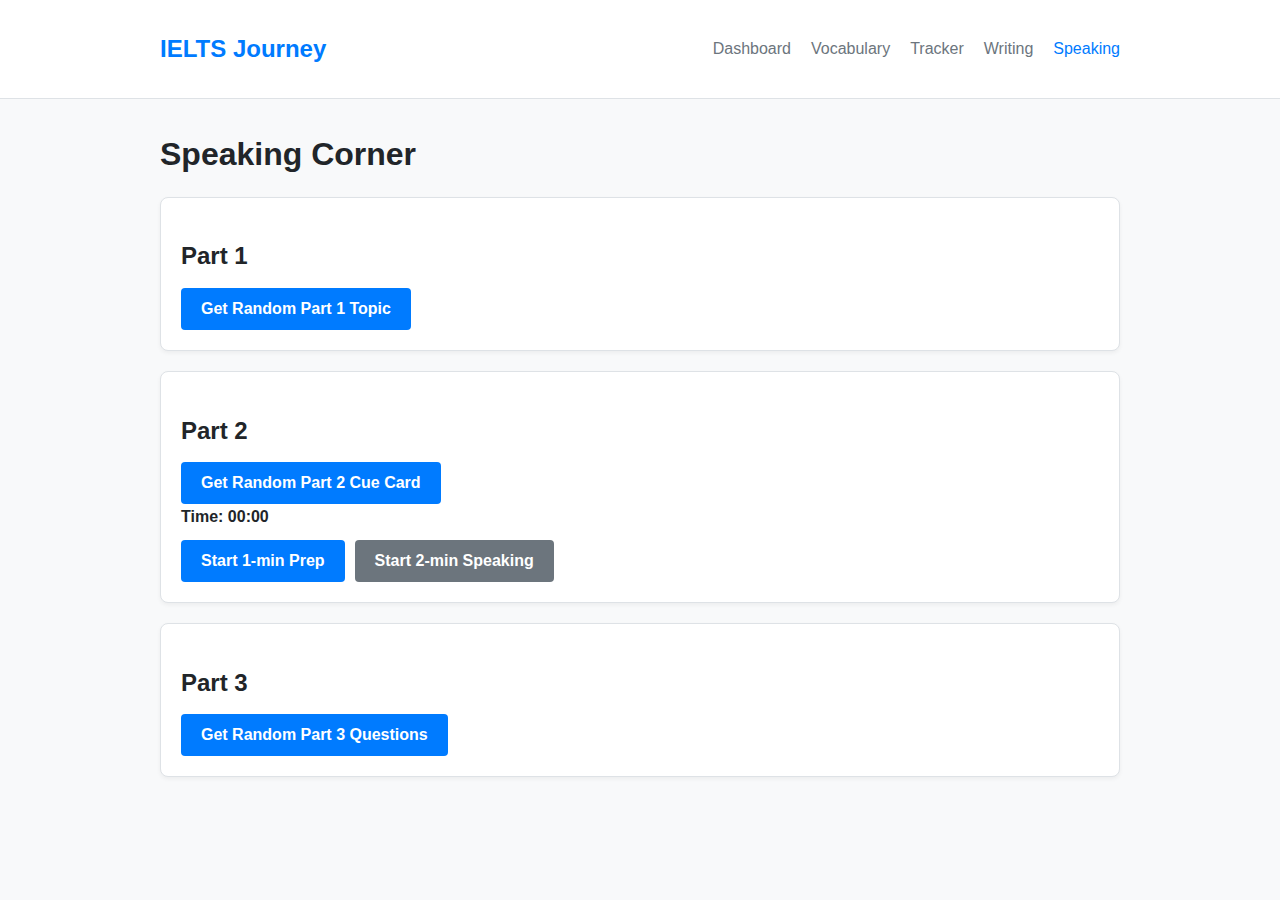
<file: speaking.html>
<!DOCTYPE html>
<html lang="zh-CN">
<head>
    <meta charset="UTF-8">
    <meta name="viewport" content="width=device-width, initial-scale=1.0">
    <title>Speaking Corner - IELTS Journey</title>
    <link rel="stylesheet" href="css/style.css">
</head>
<body>
    <nav>
        <div class="container">
            <a href="index.html" class="logo">IELTS Journey</a>
            <ul>
                <li><a href="index.html">Dashboard</a></li>
                <li><a href="vocabulary.html">Vocabulary</a></li>
                <li><a href="tracker.html">Tracker</a></li>
                <li><a href="writing.html">Writing</a></li>
                <li><a href="speaking.html" class="active">Speaking</a></li>
            </ul>
        </div>
    </nav>
    <div class="container">
        <h1>Speaking Corner</h1>
        
        <div class="card">
            <h2>Part 1</h2>
            <button id="part1-btn">Get Random Part 1 Topic</button>
            <div id="part1-topic" class="card" style="margin-top: 15px; display: none;"></div>
        </div>
        
        <div class="card">
            <h2>Part 2</h2>
            <button id="part2-btn">Get Random Part 2 Cue Card</button>
            <div id="part2-topic" class="card" style="margin-top: 15px; display: none;"></div>
            <div>
                <strong>Time: <span id="speaking-timer">00:00</span></strong>
            </div>
            <div style="display:flex; gap: 10px; margin-top: 10px;">
                <button id="prep-timer-btn">Start 1-min Prep</button>
                <button id="speak-timer-btn" class="button-secondary">Start 2-min Speaking</button>
            </div>
        </div>
        
        <div class="card">
            <h2>Part 3</h2>
            <button id="part3-btn">Get Random Part 3 Questions</button>
             <div id="part3-topic" class="card" style="margin-top: 15px; display: none;"></div>
        </div>

    </div>
    <script src="js/speaking.js"></script>
</body>
</html>
</file>
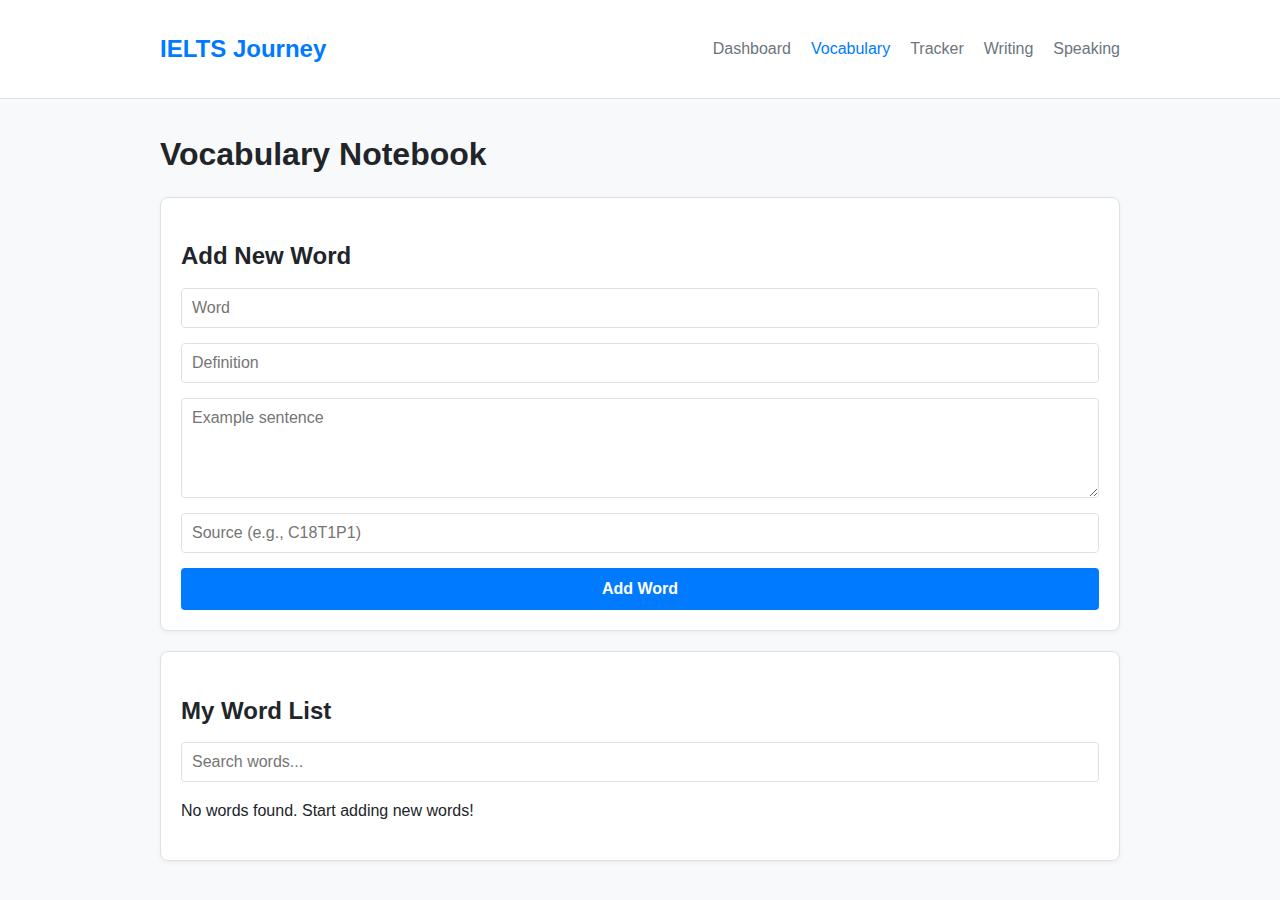
<file: vocabulary.html>
<!DOCTYPE html>
<html lang="zh-CN">
<head>
    <meta charset="UTF-8">
    <meta name="viewport" content="width=device-width, initial-scale=1.0">
    <title>Vocabulary - IELTS Journey</title>
    <link rel="stylesheet" href="css/style.css">
</head>
<body>
    <nav>
        <div class="container">
            <a href="index.html" class="logo">IELTS Journey</a>
            <ul>
                <li><a href="index.html">Dashboard</a></li>
                <li><a href="vocabulary.html" class="active">Vocabulary</a></li>
                <li><a href="tracker.html">Tracker</a></li>
                <li><a href="writing.html">Writing</a></li>
                <li><a href="speaking.html">Speaking</a></li>
            </ul>
        </div>
    </nav>

    <div class="container">
        <h1>Vocabulary Notebook</h1>
        <div class="card">
            <h2>Add New Word</h2>
            <form id="add-word-form">
                <input type="text" id="word" placeholder="Word" required>
                <input type="text" id="definition" placeholder="Definition" required>
                <textarea id="example" placeholder="Example sentence"></textarea>
                <input type="text" id="source" placeholder="Source (e.g., C18T1P1)">
                <button type="submit">Add Word</button>
            </form>
        </div>

        <div class="card">
            <h2>My Word List</h2>
            <input type="text" id="search-bar" placeholder="Search words...">
            <div id="word-list"></div>
        </div>
    </div>

    <script src="js/vocabulary.js"></script>
</body>
</html>
</file>
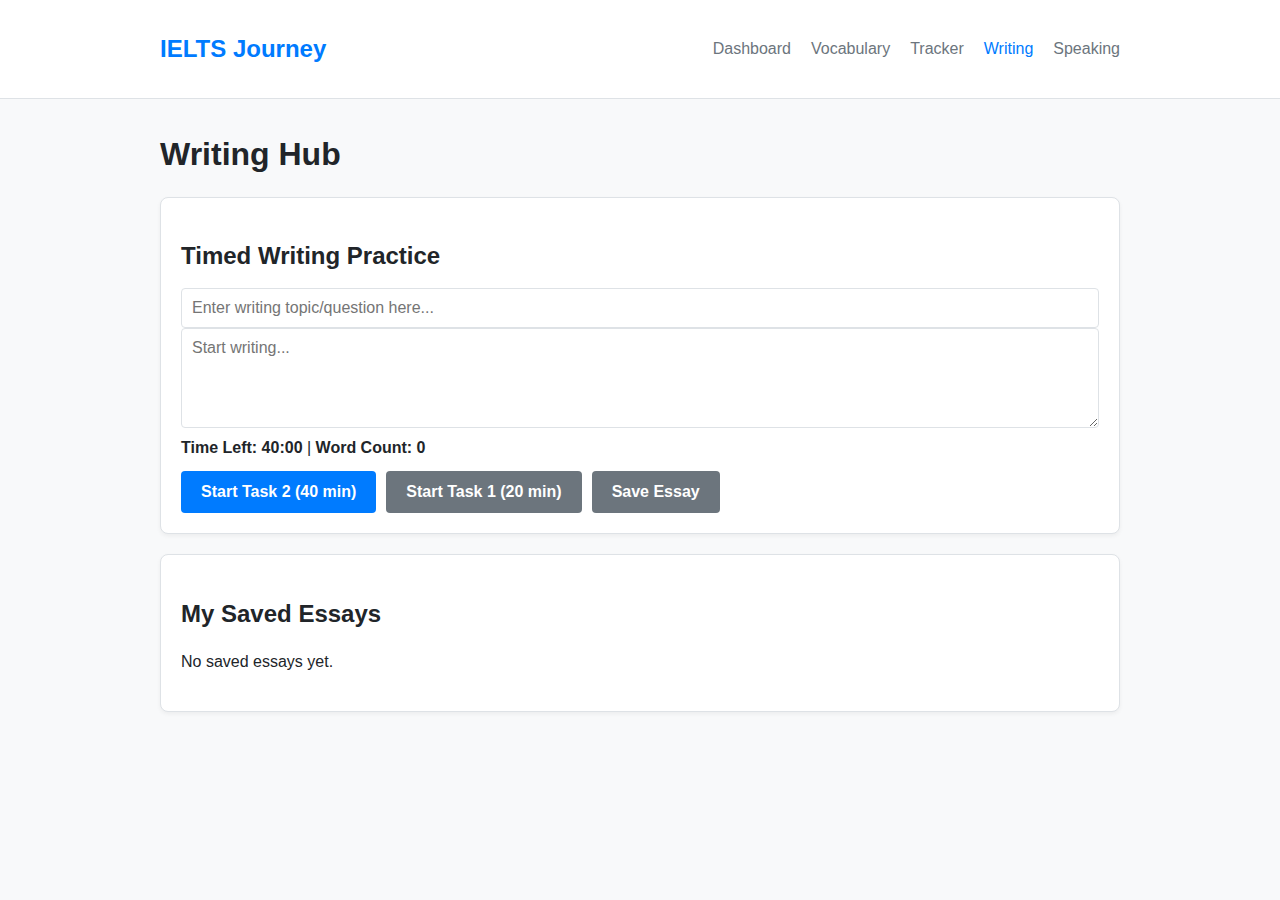
<file: writing.html>
<!DOCTYPE html>
<html lang="zh-CN">
<head>
    <meta charset="UTF-8">
    <meta name="viewport" content="width=device-width, initial-scale=1.0">
    <title>Writing Hub - IELTS Journey</title>
    <link rel="stylesheet" href="css/style.css">
</head>
<body>
    <nav>
        <div class="container">
            <a href="index.html" class="logo">IELTS Journey</a>
            <ul>
                <li><a href="index.html">Dashboard</a></li>
                <li><a href="vocabulary.html">Vocabulary</a></li>
                <li><a href="tracker.html">Tracker</a></li>
                <li><a href="writing.html" class="active">Writing</a></li>
                <li><a href="speaking.html">Speaking</a></li>
            </ul>
        </div>
    </nav>
    <div class="container">
        <h1>Writing Hub</h1>
        <div class="card">
            <h2>Timed Writing Practice</h2>
            <input type="text" id="writing-topic" placeholder="Enter writing topic/question here...">
            <textarea id="writing-area" placeholder="Start writing..."></textarea>
            <div>
                <strong>Time Left: <span id="timer">40:00</span></strong> | 
                <strong>Word Count: <span id="word-count">0</span></strong>
            </div>
            <div style="display:flex; gap: 10px; margin-top: 10px;">
                <button id="start-task2">Start Task 2 (40 min)</button>
                <button id="start-task1" class="button-secondary">Start Task 1 (20 min)</button>
                <button id="save-essay" class="button-secondary">Save Essay</button>
            </div>
        </div>
        <div class="card">
            <h2>My Saved Essays</h2>
            <div id="essays-list"></div>
        </div>
    </div>
    <script src="js/writing.js"></script>
</body>
</html>
</file>
<file: css/style.css>
/* css/style.css */

:root {
    --primary-color: #007bff;
    --secondary-color: #6c757d;
    --background-color: #f8f9fa;
    --surface-color: #ffffff;
    --text-color: #212529;
    --border-color: #dee2e6;
    --font-family: -apple-system, BlinkMacSystemFont, "Segoe UI", Roboto, "Helvetica Neue", Arial, sans-serif;
}

body {
    font-family: var(--font-family);
    background-color: var(--background-color);
    color: var(--text-color);
    margin: 0;
    line-height: 1.6;
}

.container {
    max-width: 960px;
    margin: 20px auto;
    padding: 0 20px;
}

/* --- Navigation --- */
nav {
    background-color: var(--surface-color);
    border-bottom: 1px solid var(--border-color);
    padding: 10px 0;
    margin-bottom: 30px;
}

nav .container {
    display: flex;
    justify-content: space-between;
    align-items: center;
}

nav .logo {
    font-size: 1.5em;
    font-weight: bold;
    color: var(--primary-color);
    text-decoration: none;
}

nav ul {
    list-style: none;
    margin: 0;
    padding: 0;
    display: flex;
}

nav ul li {
    margin-left: 20px;
}

nav ul li a {
    text-decoration: none;
    color: var(--secondary-color);
    font-weight: 500;
    transition: color 0.3s ease;
}

nav ul li a:hover, nav ul li a.active {
    color: var(--primary-color);
}


/* --- General Elements --- */
h1, h2, h3 {
    color: var(--text-color);
    margin-bottom: 0.5em;
}

.card {
    background-color: var(--surface-color);
    border: 1px solid var(--border-color);
    border-radius: 8px;
    padding: 20px;
    margin-bottom: 20px;
    box-shadow: 0 2px 4px rgba(0,0,0,0.05);
}

/* --- Forms & Buttons --- */
form {
    display: flex;
    flex-direction: column;
    gap: 15px;
}

input[type="text"],
input[type="number"],
textarea,
select {
    width: 100%;
    padding: 10px;
    border: 1px solid var(--border-color);
    border-radius: 4px;
    font-family: var(--font-family);
    font-size: 1em;
    box-sizing: border-box; /* Important */
}

textarea {
    min-height: 100px;
    resize: vertical;
}

button {
    background-color: var(--primary-color);
    color: white;
    border: none;
    padding: 12px 20px;
    border-radius: 4px;
    font-size: 1em;
    font-weight: bold;
    cursor: pointer;
    transition: background-color 0.3s ease;
}

button:hover {
    background-color: #0056b3;
}

.button-secondary {
    background-color: var(--secondary-color);
}
.button-secondary:hover {
    background-color: #5a6268;
}

.button-danger {
    background-color: #dc3545;
}
.button-danger:hover {
    background-color: #c82333;
}

/* --- Word List Specifics --- */
.word-card {
    border-left: 5px solid var(--primary-color);
    padding-left: 15px;
    margin-bottom: 15px;
}

.word-card h3 { margin-bottom: 5px; }
.word-card p { margin: 5px 0; }
.word-card span {
    font-size: 0.9em;
    color: var(--secondary-color);
    background-color: #e9ecef;
    padding: 2px 6px;
    border-radius: 4px;
}

/* Responsive */
@media (max-width: 768px) {
    nav .container {
        flex-direction: column;
        gap: 10px;
    }
    nav ul {
        flex-wrap: wrap;
        justify-content: center;
    }
    nav ul li {
        margin: 5px 10px;
    }
}
</file>
